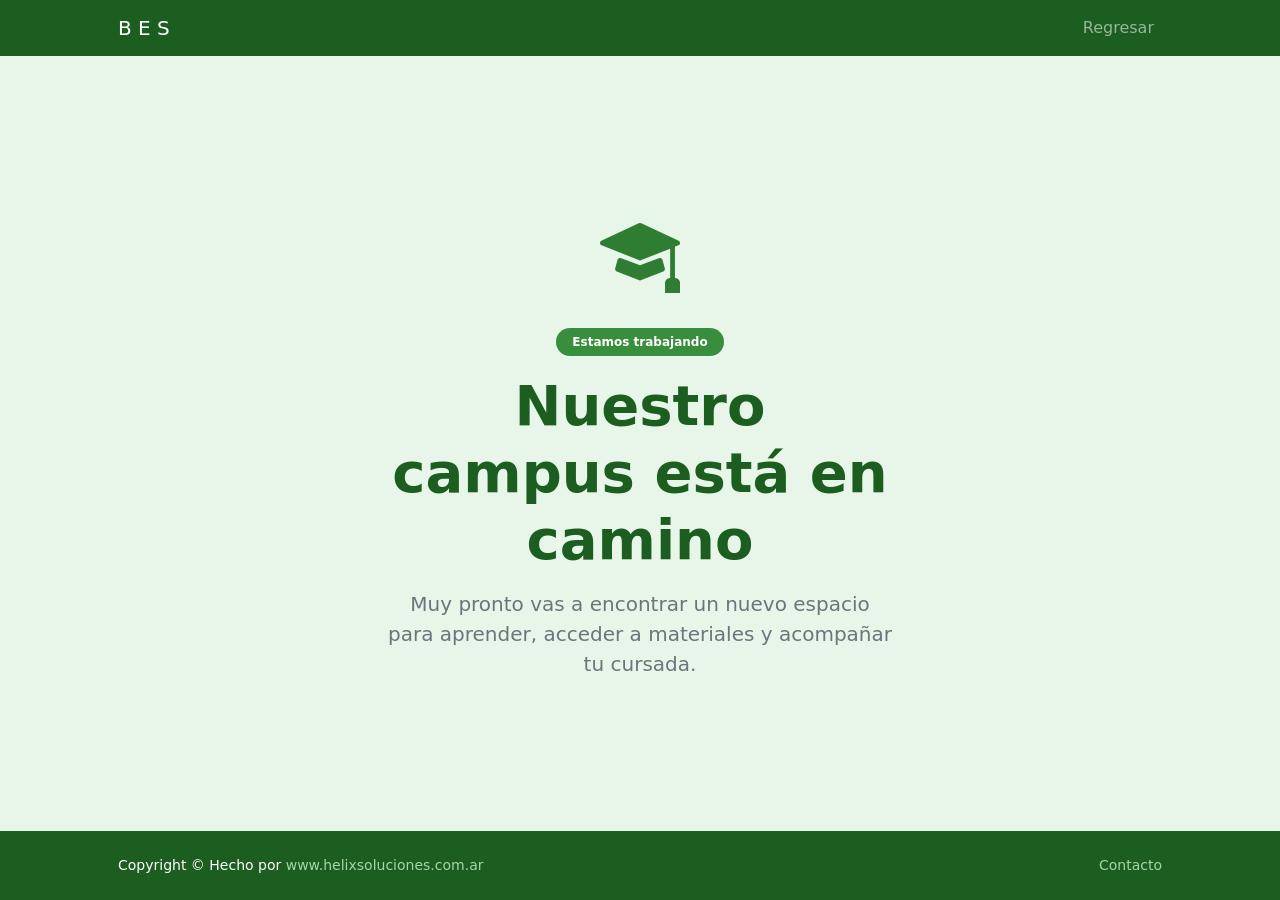
<file: campus.html>
<!DOCTYPE html>
<html lang="es">
    <head>
        <meta charset="utf-8" />
        <meta name="viewport" content="width=device-width, initial-scale=1, shrink-to-fit=no" />
        <meta name="description" content="Próximamente, el campus virtual de Benavidez English School." />
        <meta name="author" content="" />
        <title>BES | Benavidez English School</title>
        <!-- Favicon-->
        <link rel="icon" type="image/x-icon" href="assets/logoBESnuevo.jpeg" />
        <!-- Bootstrap icons-->
        <link href="https://cdn.jsdelivr.net/npm/bootstrap-icons@1.5.0/font/bootstrap-icons.css" rel="stylesheet" />
        <!-- Core theme CSS (includes Bootstrap)-->
        <link href="css/styles.css" rel="stylesheet" />
    </head>
    <body class="d-flex flex-column min-vh-100">
        <main class="d-flex flex-column flex-grow-1">
            <!-- Navigation-->
            <nav class="navbar navbar-expand-lg navbar-dark bg-dark">
                <div class="container px-5">
                    <a class="navbar-brand" href="index.html">B E S</a>
                    <button class="navbar-toggler" type="button" data-bs-toggle="collapse" data-bs-target="#navbarSupportedContent" aria-controls="navbarSupportedContent" aria-expanded="false" aria-label="Toggle navigation"><span class="navbar-toggler-icon"></span></button>
                    <div class="collapse navbar-collapse" id="navbarSupportedContent">
                        <ul class="navbar-nav ms-auto mb-2 mb-lg-0">
                            <li class="nav-item"><a class="nav-link" href="index.html">Regresar</a></li>
                        </ul>
                    </div>
                </div>
            </nav>
            <!-- Campus -->
            <section class="d-flex align-items-center flex-grow-1 py-5 bg-light">
                <div class="container px-5">
                    <div class="row justify-content-center">
                        <div class="col-lg-8 col-xl-6 text-center">
                            <div class="mb-4">
                                <i class="bi bi-mortarboard-fill text-primary display-1" aria-hidden="true"></i>
                            </div>
                            <span class="badge bg-primary rounded-pill px-3 py-2 mb-3">Estamos trabajando</span>
                            <h1 class="display-4 fw-bolder mb-3">Nuestro campus está en camino</h1>
                            <p class="lead text-muted mb-0">
                                Muy pronto vas a encontrar un nuevo espacio para aprender, acceder a materiales y acompañar tu cursada.
                            </p>
                        </div>
                    </div>
                </div>
            </section>
        </main>
        <!-- Footer-->
        <footer class="bg-dark py-4 mt-auto">
            <div class="container px-5">
                <div class="row align-items-center justify-content-between flex-column flex-sm-row">
                    <div class="col-auto"><div class="small m-0 text-white">Copyright &copy; Hecho por <a class="contact-link" href="https://www.helixsoluciones.com.ar" target="_blank" rel="noopener noreferrer">www.helixsoluciones.com.ar</a></div></div>
                    <div class="col-auto"><div class="small m-0 text-white"> <a class="contact-link" href="contact.html">Contacto</a></div></div>
                </div>
            </div>
        </footer>
        <!-- Bootstrap core JS-->
        <script src="https://cdn.jsdelivr.net/npm/bootstrap@5.2.3/dist/js/bootstrap.bundle.min.js"></script>
    </body>
</html>
</file>
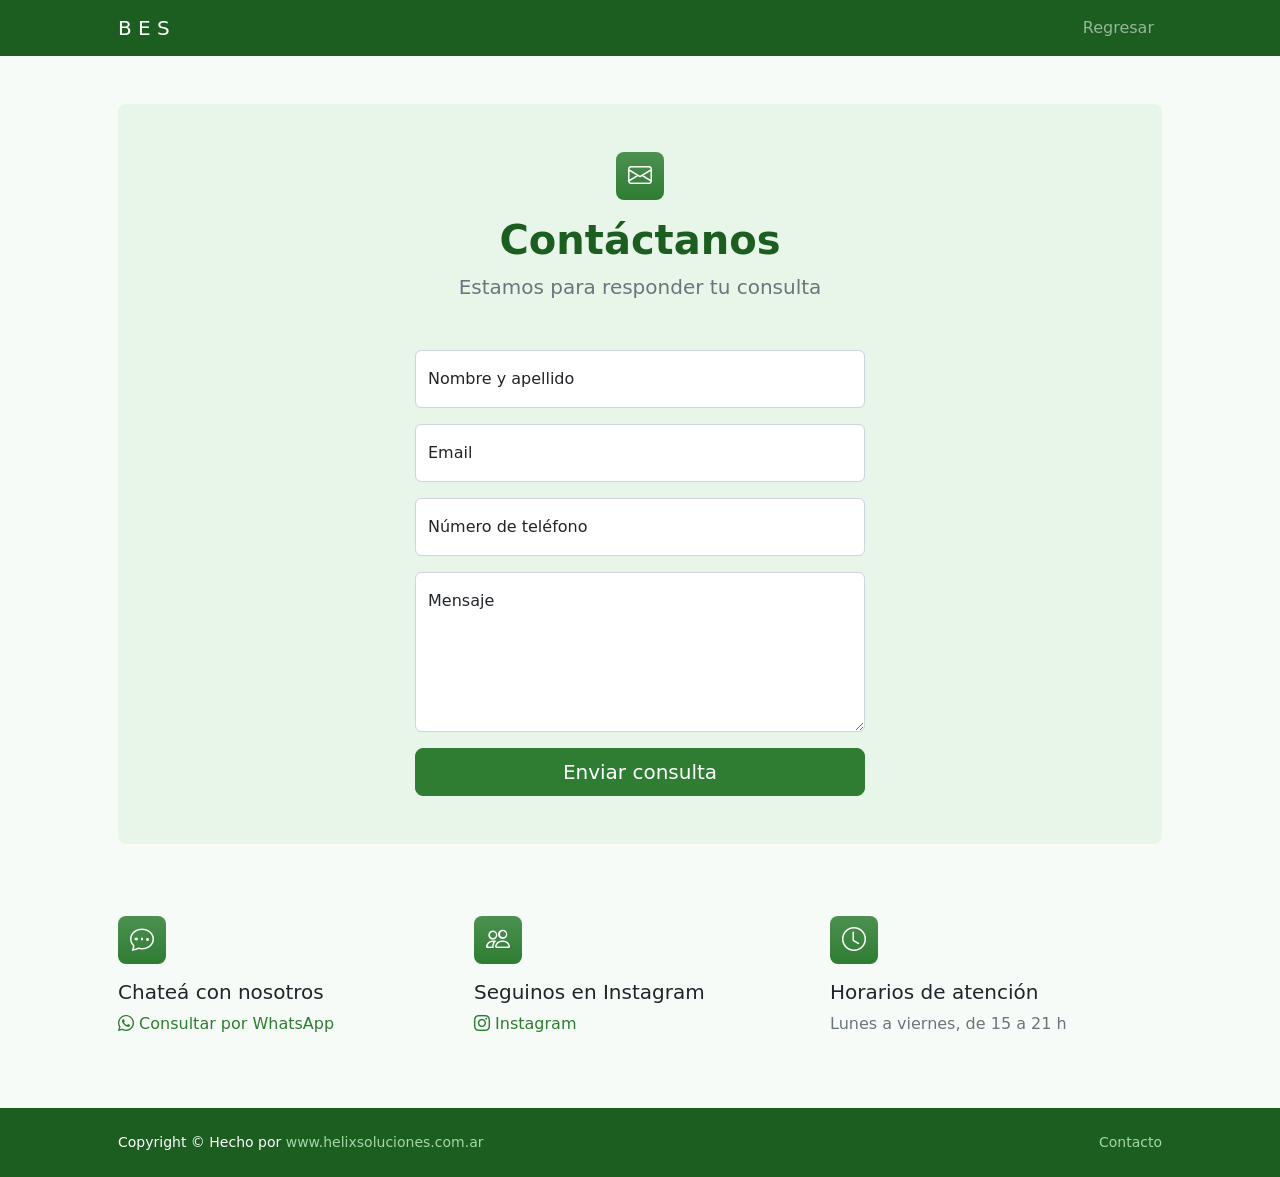
<file: contact.html>
<!DOCTYPE html>
<html lang="es">
    <head>
        <meta charset="utf-8" />
        <meta name="viewport" content="width=device-width, initial-scale=1, shrink-to-fit=no" />
        <meta name="description" content="Contactá a Benavidez English School para conocer nuestros cursos, exámenes y horarios." />
        <meta name="author" content="Benavidez English School" />
        <title>BES | Benavidez English School</title>
        <!-- Favicon-->
        <link rel="icon" type="image/x-icon" href="assets/logoBESnuevo.jpeg" />
        <!-- Bootstrap icons-->
        <link href="https://cdn.jsdelivr.net/npm/bootstrap-icons@1.5.0/font/bootstrap-icons.css" rel="stylesheet" />
        <!-- Core theme CSS (includes Bootstrap)-->
        <link href="css/styles.css" rel="stylesheet" />
        <style>
            .btn-contacto {
                --bs-btn-color: #fff;
                --bs-btn-bg: #2e7d32;
                --bs-btn-border-color: #2e7d32;
                --bs-btn-hover-color: #fff;
                --bs-btn-hover-bg: #1b5e20;
                --bs-btn-hover-border-color: #1b5e20;
                --bs-btn-focus-shadow-rgb: 46, 125, 50;
                --bs-btn-active-color: #fff;
                --bs-btn-active-bg: #1b5e20;
                --bs-btn-active-border-color: #1b5e20;
            }
        </style>
    </head>
    <body class="d-flex flex-column min-vh-100">
        <main class="flex-shrink-0 flex-grow-1">
            <!-- Navigation-->
             <nav class="navbar navbar-expand-lg navbar-dark bg-dark">
                <div class="container px-5">
                    <a class="navbar-brand" href="index.html">B E S</a>
                    <button class="navbar-toggler" type="button" data-bs-toggle="collapse" data-bs-target="#navbarSupportedContent" aria-controls="navbarSupportedContent" aria-expanded="false" aria-label="Toggle navigation"><span class="navbar-toggler-icon"></span></button>
                    <div class="collapse navbar-collapse" id="navbarSupportedContent">
                        <ul class="navbar-nav ms-auto mb-2 mb-lg-0">
                            <li class="nav-item"><a class="nav-link" href="index.html">Regresar</a></li>
                        </ul>
                    </div>
                </div>
            </nav>
            <!-- Page content-->
            <section class="py-5">
                <div class="container px-5">
                    <!-- Contact form-->
                    <div class="bg-light rounded-3 py-5 px-4 px-md-5 mb-5">
                        <div class="text-center mb-5">
                            <div class="feature bg-primary bg-gradient text-white rounded-3 mb-3"><i class="bi bi-envelope" aria-hidden="true"></i></div>
                            <h1 class="fw-bolder">Contáctanos</h1>
                            <p class="lead fw-normal text-muted mb-0">Estamos para responder tu consulta</p>
                        </div>
                        <div class="row gx-5 justify-content-center">
                            <div class="col-lg-8 col-xl-6">
                                <form id="contactForm" action="https://formspree.io/f/mwlpkjll" method="POST">
                                    <input type="hidden" name="_subject" value="Nueva consulta desde la web de BES" />
                                    <!-- Name input-->
                                    <div class="form-floating mb-3">
                                        <input class="form-control" id="name" name="name" type="text" placeholder="Nombre y apellido" autocomplete="name" required />
                                        <label for="name">Nombre y apellido</label>
                                        <div class="invalid-feedback" data-sb-feedback="name:required">Campo requerido</div>
                                    </div>
                                    <!-- Email address input-->
                                    <div class="form-floating mb-3">
                                        <input class="form-control" id="email" name="email" type="email" placeholder="nombre@ejemplo.com" autocomplete="email" required />
                                        <label for="email">Email</label>
                                        <div class="invalid-feedback" data-sb-feedback="email:required">Campo requerido</div>
                                        <div class="invalid-feedback" data-sb-feedback="email:email">El Email no es válido</div>
                                    </div>
                                    <!-- Phone number input-->
                                    <div class="form-floating mb-3">
                                        <input class="form-control" id="phone" name="phone" type="tel" placeholder="Número de teléfono" autocomplete="tel" required />
                                        <label for="phone">Número de teléfono</label>
                                        <div class="invalid-feedback" data-sb-feedback="phone:required">Campo requerido</div>
                                    </div>
                                    <!-- Message input-->
                                    <div class="form-floating mb-3">
                                        <textarea class="form-control" id="message" name="message" placeholder="Escribí tu consulta" style="height: 10rem" required></textarea>
                                        <label for="message">Mensaje</label>
                                        <div class="invalid-feedback" data-sb-feedback="message:required">Campo requerido</div>
                                    </div>
                                    <!-- Submit success message-->
                                    <!---->
                                    <!-- This is what your users will see when the form-->
                                    <!-- has successfully submitted-->
                                    <div class="d-none" id="submitSuccessMessage">
                                        <div class="text-center mb-3">
                                            <div class="fw-bolder">El mensaje ha sido enviado con éxito</div> 
                                            <br />
                                        </div>
                                    </div>
                                    <!-- Submit error message-->
                                    <!---->
                                    <!-- This is what your users will see when there is-->
                                    <!-- an error submitting the form-->
                                    <div class="d-none" id="submitErrorMessage"><div class="text-center text-danger mb-3">Error al enviar el mensaje</div></div>
                                    <!-- Submit Button-->
                                    <div class="d-grid"><button class="btn btn-contacto btn-lg" id="submitButton" type="submit">Enviar consulta</button></div>
                                </form>
                            </div>
                        </div>
                    </div>
                    <!-- Contact cards-->
                    <div class="row g-4 row-cols-1 row-cols-md-3 py-4">
                        <div class="col text-center text-md-start">
                            <div class="feature bg-primary bg-gradient text-white rounded-3 mb-3 mx-auto mx-md-0"><i class="bi bi-chat-dots" aria-hidden="true"></i></div>
                            <div class="h5 mb-2">Chateá con nosotros</div>
                            <p class="text-muted mb-0">
                               <a class="contact-link" href="https://wa.me/5491172373135?text=Hola%20BES%2C%20quisiera%20recibir%20informaci%C3%B3n%20sobre%20la%20capacitaci%C3%B3n%20para%20empresas."
                                target="_blank"
                                rel="noopener noreferrer">
                                    <i class="bi bi-whatsapp"></i>
                                    Consultar por WhatsApp
                                </a>
                            </p>
                        </div>
                        <div class="col text-center text-md-start">
                            <div class="feature bg-primary bg-gradient text-white rounded-3 mb-3 mx-auto mx-md-0"><i class="bi bi-people" aria-hidden="true"></i></div>
                            <div class="h5">Seguinos en Instagram</div>
                            <p class="text-muted mb-0">
                                <a class="contact-link" href="https://www.instagram.com/institute.bes/"
                                target="_blank"
                                rel="noopener noreferrer">
                                    <i class="bi bi-instagram"></i>
                                    Instagram
                                </a>
                            </p>
                        </div>
                        <div class="col text-center text-md-start">
                            <div class="feature bg-primary bg-gradient text-white rounded-3 mb-3 mx-auto mx-md-0"><i class="bi bi-clock" aria-hidden="true"></i></div>
                            <div class="h5">Horarios de atención</div>
                            <p class="text-muted mb-0">Lunes a viernes, de 15 a 21 h</p>
                        </div>
                        
                    </div>
                </div>
            </section>
        </main>
         <!-- Footer-->
        <footer class="bg-dark py-4 mt-auto">
            <div class="container px-5">
                <div class="row align-items-center justify-content-between flex-column flex-sm-row">
                    <div class="col-auto"><div class="small m-0 text-white">Copyright &copy; Hecho por <a class="contact-link" href="https://www.helixsoluciones.com.ar" target="_blank" rel="noopener noreferrer">www.helixsoluciones.com.ar</a></div></div>
                    <div class="col-auto"><div class="small m-0 text-white"> <a class="contact-link" href="contact.html">Contacto</a></div></div>
                </div>
            </div>
        </footer>
        <!-- Bootstrap core JS-->
        <script src="https://cdn.jsdelivr.net/npm/bootstrap@5.2.3/dist/js/bootstrap.bundle.min.js"></script>
        <!-- Core theme JS-->
        <script src="js/scripts.js"></script>
    </body>
</html>
</file>
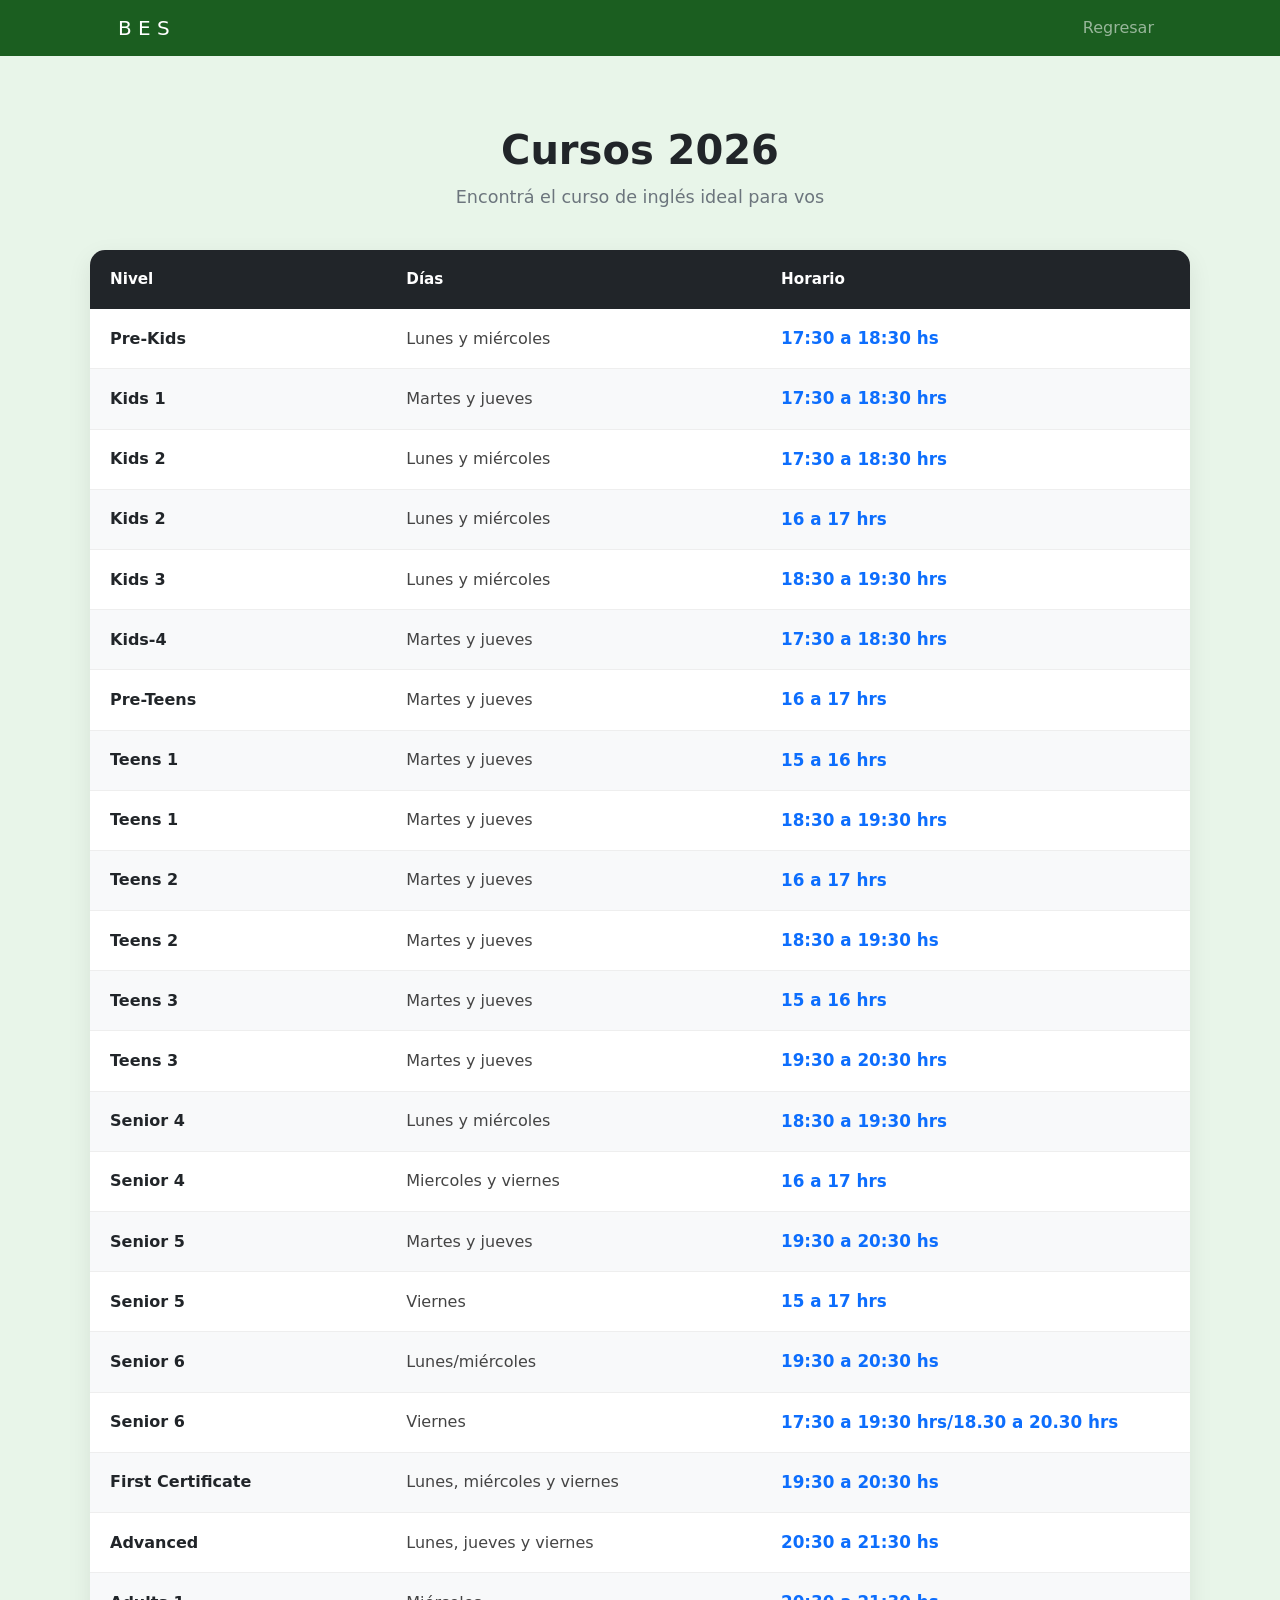
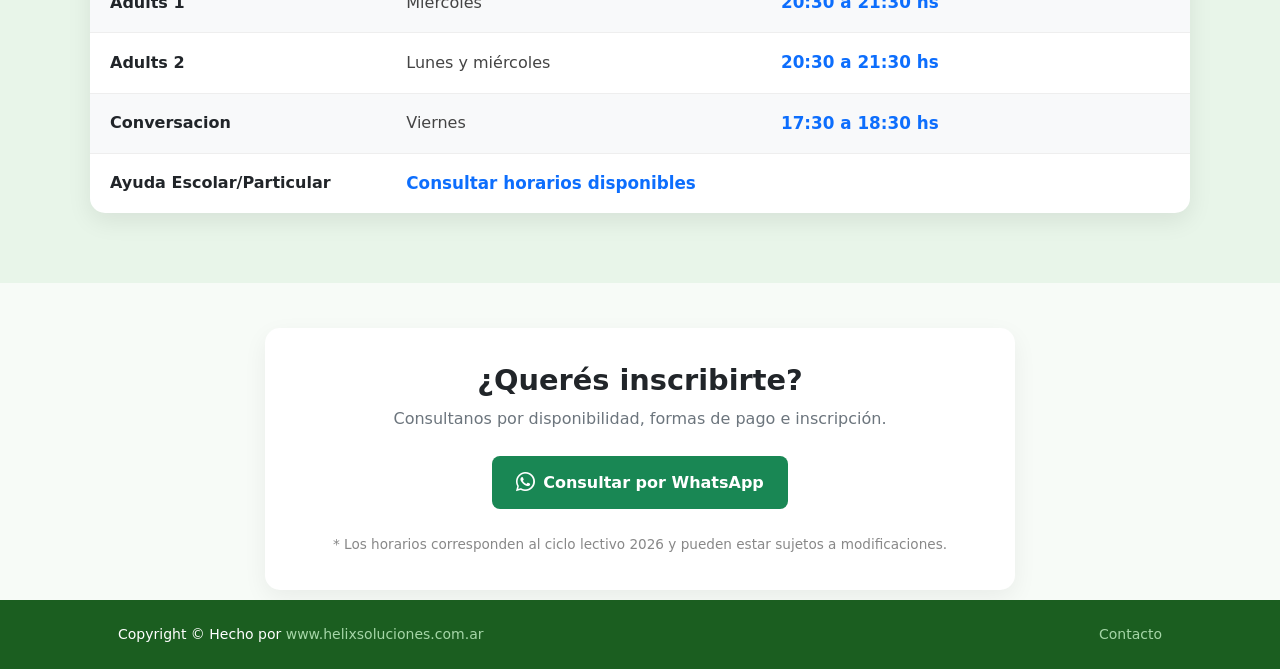
<file: cursos.html>
<!DOCTYPE html>
<html lang="en">
    <head>
        <meta charset="utf-8" />
        <meta name="viewport" content="width=device-width, initial-scale=1, shrink-to-fit=no" />
        <meta name="description" content="" />
        <meta name="author" content="" />
        <title>BES | Benavidez English School</title>
        <!-- Favicon-->
        <link rel="icon" type="image/x-icon" href="assets/logoBESnuevo.jpeg" />
        <!-- Bootstrap icons-->
        <link href="https://cdn.jsdelivr.net/npm/bootstrap-icons@1.5.0/font/bootstrap-icons.css" rel="stylesheet" />
        <!-- Core theme CSS (includes Bootstrap)-->
        <link href="css/styles.css" rel="stylesheet" />
        <link href="css/styles_cursos.css" rel="stylesheet" />
    </head>
    <body class="d-flex flex-column">
        <main class="flex-shrink-0">
            <!-- Navigation-->
           <nav class="navbar navbar-expand-lg navbar-dark bg-dark">
                <div class="container px-5">
                    <a class="navbar-brand" href="index.html">B E S</a>
                    <button class="navbar-toggler" type="button" data-bs-toggle="collapse" data-bs-target="#navbarSupportedContent" aria-controls="navbarSupportedContent" aria-expanded="false" aria-label="Toggle navigation"><span class="navbar-toggler-icon"></span></button>
                    <div class="collapse navbar-collapse" id="navbarSupportedContent">
                        <ul class="navbar-nav ms-auto mb-2 mb-lg-0">
                            <li class="nav-item"><a class="nav-link" href="index.html">Regresar</a></li>
                        </ul>
                    </div>
                </div>
            </nav>
            <!-- Pricing section-->
            <section class="cursos-section bg-light">

    <div class="cursos-container">

        <h1 class="cursos-titulo" id="titulo-curso">Cursos 2026</h1>

        <p class="cursos-subtitulo">
            Encontrá el curso de inglés ideal para vos
        </p>

        <div class="tabla-cursos-wrapper">

            <table class="tabla-cursos">

                <thead>
                    <tr>
                        <th>Nivel</th>
                        <th>Días</th>
                        <th>Horario</th>
                       
                    </tr>
                </thead>

                <tbody>

                    <tr data-categoria="kids">
                        <td>Pre-Kids</td>
                        <td>Lunes y miércoles</td>
                        <td>17:30 a 18:30 hs</td>
                    </tr>
                    <tr data-categoria="kids">
                        <td>Kids 1</td>
                        <td>Martes y jueves</td>
                        <td>17:30 a 18:30 hrs</td>
                    </tr>
                    <tr data-categoria="kids">
                        <td>Kids 2</td>
                        <td>Lunes y miércoles</td>
                        <td>17:30 a 18:30 hrs</td>
                    </tr>
                    <tr data-categoria="kids">
                        <td>Kids 2</td>
                        <td>Lunes y miércoles</td>
                        <td>16 a 17 hrs</td>
                    </tr>
                    <tr data-categoria="kids">
                        <td>Kids 3</td>
                        <td>Lunes y miércoles</td>
                        <td>18:30 a 19:30 hrs</td>
                    </tr>
                    <tr data-categoria="kids">
                        <td>Kids-4</td>
                        <td>Martes y jueves</td>
                        <td>17:30 a 18:30 hrs</td>
                    </tr>
                    <tr data-categoria="kids">
                        <td>Pre-Teens</td>
                        <td>Martes y jueves</td>
                        <td>16 a 17 hrs</td>
                    </tr>
                    <tr data-categoria="teens">
                        <td>Teens 1</td>
                        <td>Martes y jueves</td>
                        <td>15 a 16 hrs</td>
                    </tr>
                    <tr data-categoria="teens">
                        <td>Teens 1</td>
                        <td>Martes y jueves</td>
                        <td>18:30 a 19:30 hrs</td>
                    </tr>
                    <tr data-categoria="teens">
                        <td>Teens 2</td>
                        <td>Martes y jueves</td>
                        <td>16 a 17 hrs</td>
                    </tr>
                    <tr data-categoria="teens">
                        <td>Teens 2</td>
                        <td>Martes y jueves</td>
                        <td>18:30 a 19:30 hs</td>
                    </tr>
                    <tr data-categoria="teens">
                        <td>Teens 3</td>
                        <td>Martes y jueves</td>
                        <td>15 a 16 hrs</td>
                    </tr>
                    <tr data-categoria="teens">
                        <td>Teens 3</td>
                        <td>Martes y jueves</td>
                        <td>19:30 a 20:30 hrs</td>
                    </tr>
                    <tr data-categoria="senior">
                        <td>Senior 4</td>
                        <td>Lunes y miércoles</td>
                        <td>18:30 a 19:30 hrs</td>
                    </tr>
                    <tr data-categoria="senior">
                        <td>Senior 4</td>
                        <td>Miercoles y viernes</td>
                        <td>16 a 17 hrs</td>
                    </tr>
                    <tr data-categoria="senior">
                        <td>Senior 5</td>
                        <td>Martes y jueves</td>
                        <td>19:30 a 20:30 hs</td>
                    </tr>
                    <tr data-categoria="senior">
                        <td>Senior 5</td>
                        <td>Viernes</td>
                        <td>15 a 17 hrs</td>
                    </tr>
                    <tr data-categoria="senior">
                        <td>Senior 6</td>
                        <td>Lunes/miércoles</td>
                        <td>19:30 a 20:30 hs</td>
                    </tr>
                    <tr data-categoria="senior">
                        <td>Senior 6</td>
                        <td>Viernes</td>
                        <td>17:30 a 19:30 hrs/18.30 a 20.30 hrs</td>
                    </tr>
                    <tr data-categoria="cambridge">
                        <td>First Certificate</td>
                        <td>Lunes, miércoles y viernes</td>
                        <td>19:30 a 20:30 hs</td>
                    </tr>
                    <tr data-categoria="cambridge">
                        <td>Advanced</td>
                        <td>Lunes, jueves y viernes</td>
                        <td>20:30 a 21:30 hs</td>
                    </tr>
                    <tr data-categoria="adults">
                        <td>Adults 1</td>
                        <td>Miércoles</td>
                        <td>20:30 a 21:30 hs</td>
                    </tr>
                    <tr data-categoria="adults">
                        <td>Adults 2</td>
                        <td>Lunes y miércoles</td>
                        <td>20:30 a 21:30 hs</td>
                    </tr>
                    <tr data-categoria="especiales">
                        <td>Conversacion</td>
                        <td>Viernes</td>
                        <td>17:30 a 18:30 hs</td>
                    </tr>
                    <tr data-categoria="especiales">
                        <td>Ayuda Escolar/Particular</td>
                        <td>Consultar horarios disponibles</td>
                        
                    </tr> 

                </tbody>

            </table>

        </div>

    </div>

</section>
<!-- Inscripción -->
<div class="inscripcion-cursos">

    <h2>¿Querés inscribirte?</h2>

    <p>
        Consultanos por disponibilidad, formas de pago e inscripción.
    </p>

    <a href="https://wa.me/5491172373135" 
       class="btn-whatsapp-cursos"
       target="_blank">
        <i class="bi bi-whatsapp"></i>
        Consultar por WhatsApp
    </a>

    <p class="nota-cursos">
        * Los horarios corresponden al ciclo lectivo 2026
        y pueden estar sujetos a modificaciones.
    </p>

</div>
        </main>
        <!-- Footer-->
         <!-- Footer-->
      <footer class="bg-dark py-4 mt-auto">
            <div class="container px-5">
                <div class="row align-items-center justify-content-between flex-column flex-sm-row">
                    <div class="col-auto"><div class="small m-0 text-white">Copyright &copy; Hecho por <a class="contact-link" href="https://www.helixsoluciones.com.ar" target="_blank" rel="noopener noreferrer">www.helixsoluciones.com.ar</a></div></div>
                    <div class="col-auto"><div class="small m-0 text-white"> <a class="contact-link" href="contact.html">Contacto</a></div></div>
                </div>
            </div>
        </footer>
        <!-- Bootstrap core JS-->
        <script src="https://cdn.jsdelivr.net/npm/bootstrap@5.2.3/dist/js/bootstrap.bundle.min.js"></script>
        <!-- Core theme JS-->
        <script src="js/scripts.js"></script>

    <script>
    const parametros = new URLSearchParams(window.location.search);
    const categoriaSeleccionada = parametros.get("categoria");

    const nombresCategorias = {
        kids: "Cursos Kids",
        teens: "Cursos Teens",
        senior: "Cursos Senior",
        adults: "Cursos Adults",
        cambridge: "Cursos Cambridge",
        especiales: "Cursos especiales"
    };

    const filasCursos = document.querySelectorAll(
        ".tabla-cursos tbody tr[data-categoria]"
    );

    if (categoriaSeleccionada && nombresCategorias[categoriaSeleccionada]) {
        document.getElementById("titulo-curso").textContent =
            nombresCategorias[categoriaSeleccionada] + " 2026";

        filasCursos.forEach((fila) => {
            if (fila.dataset.categoria === categoriaSeleccionada) {
                fila.style.display = "";
            } else {
                fila.style.display = "none";
            }
        });
    }
</script>
    </body>
</html>
</file>
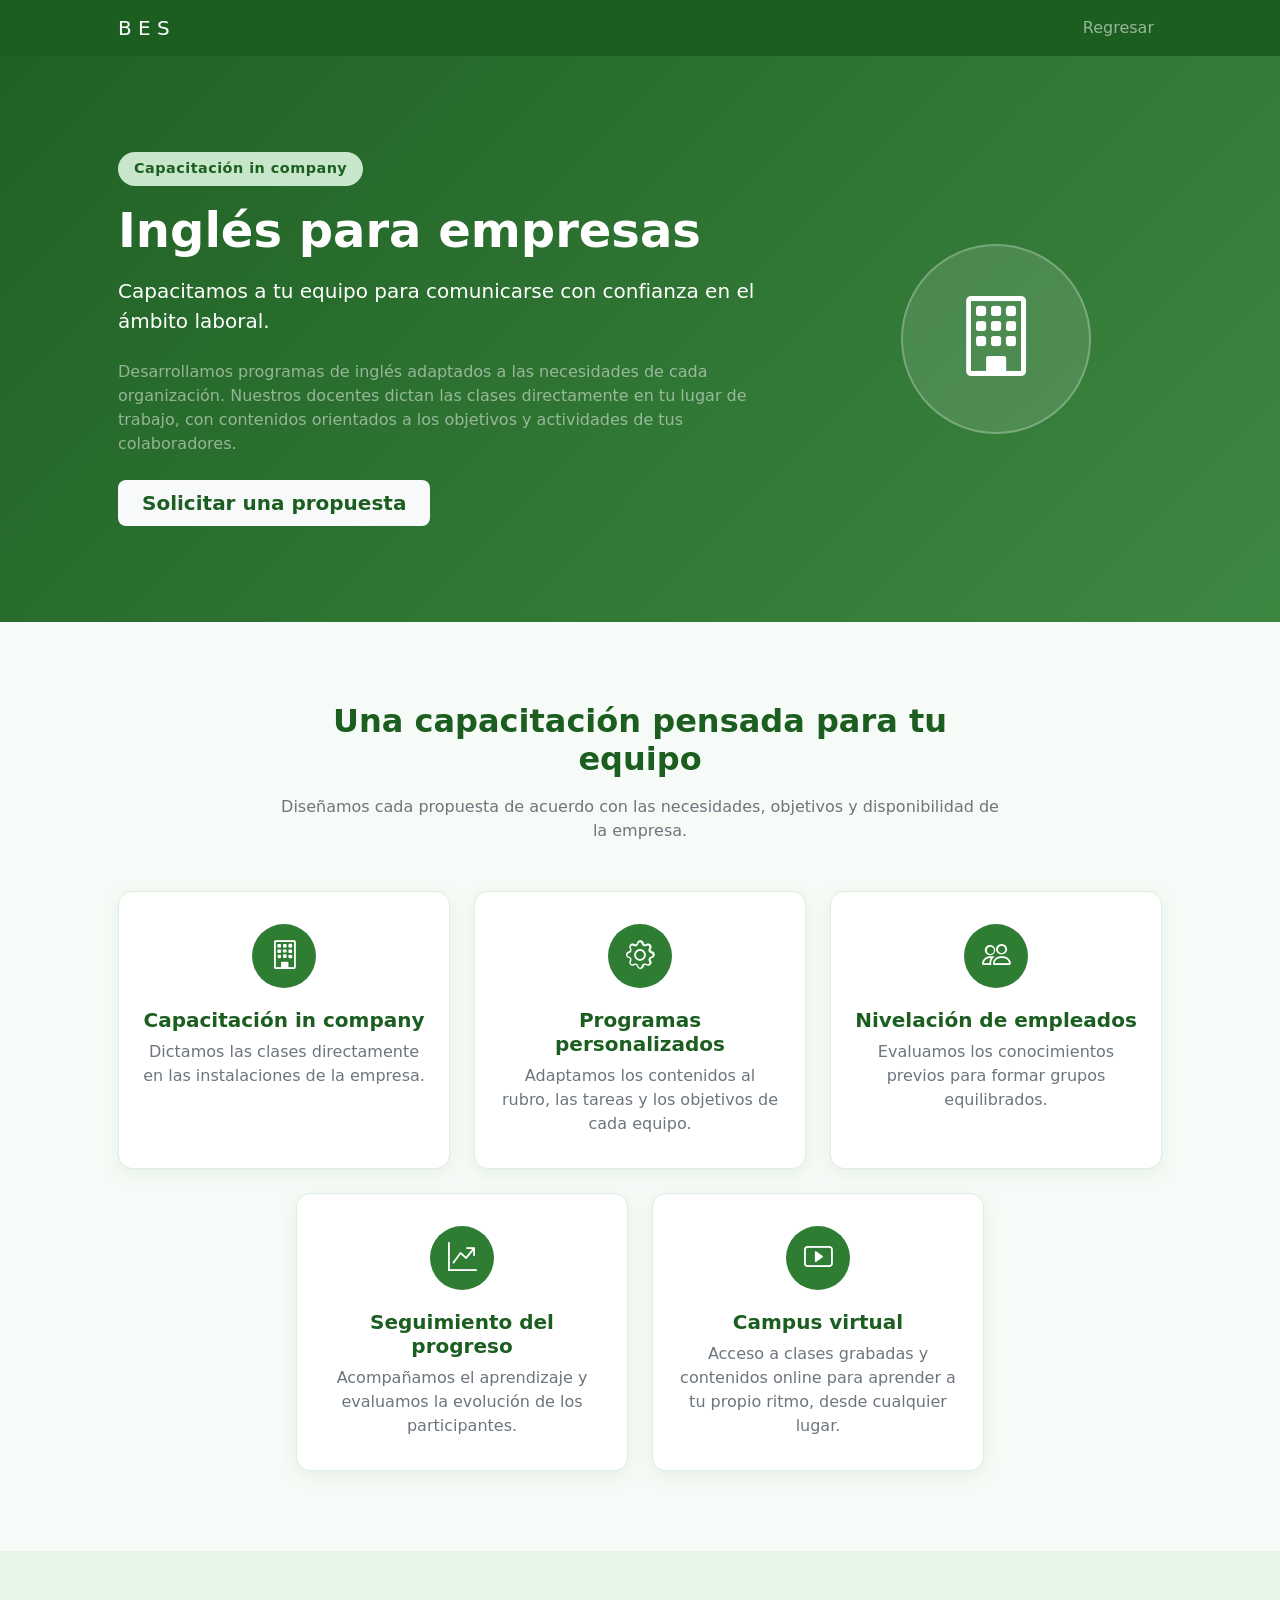
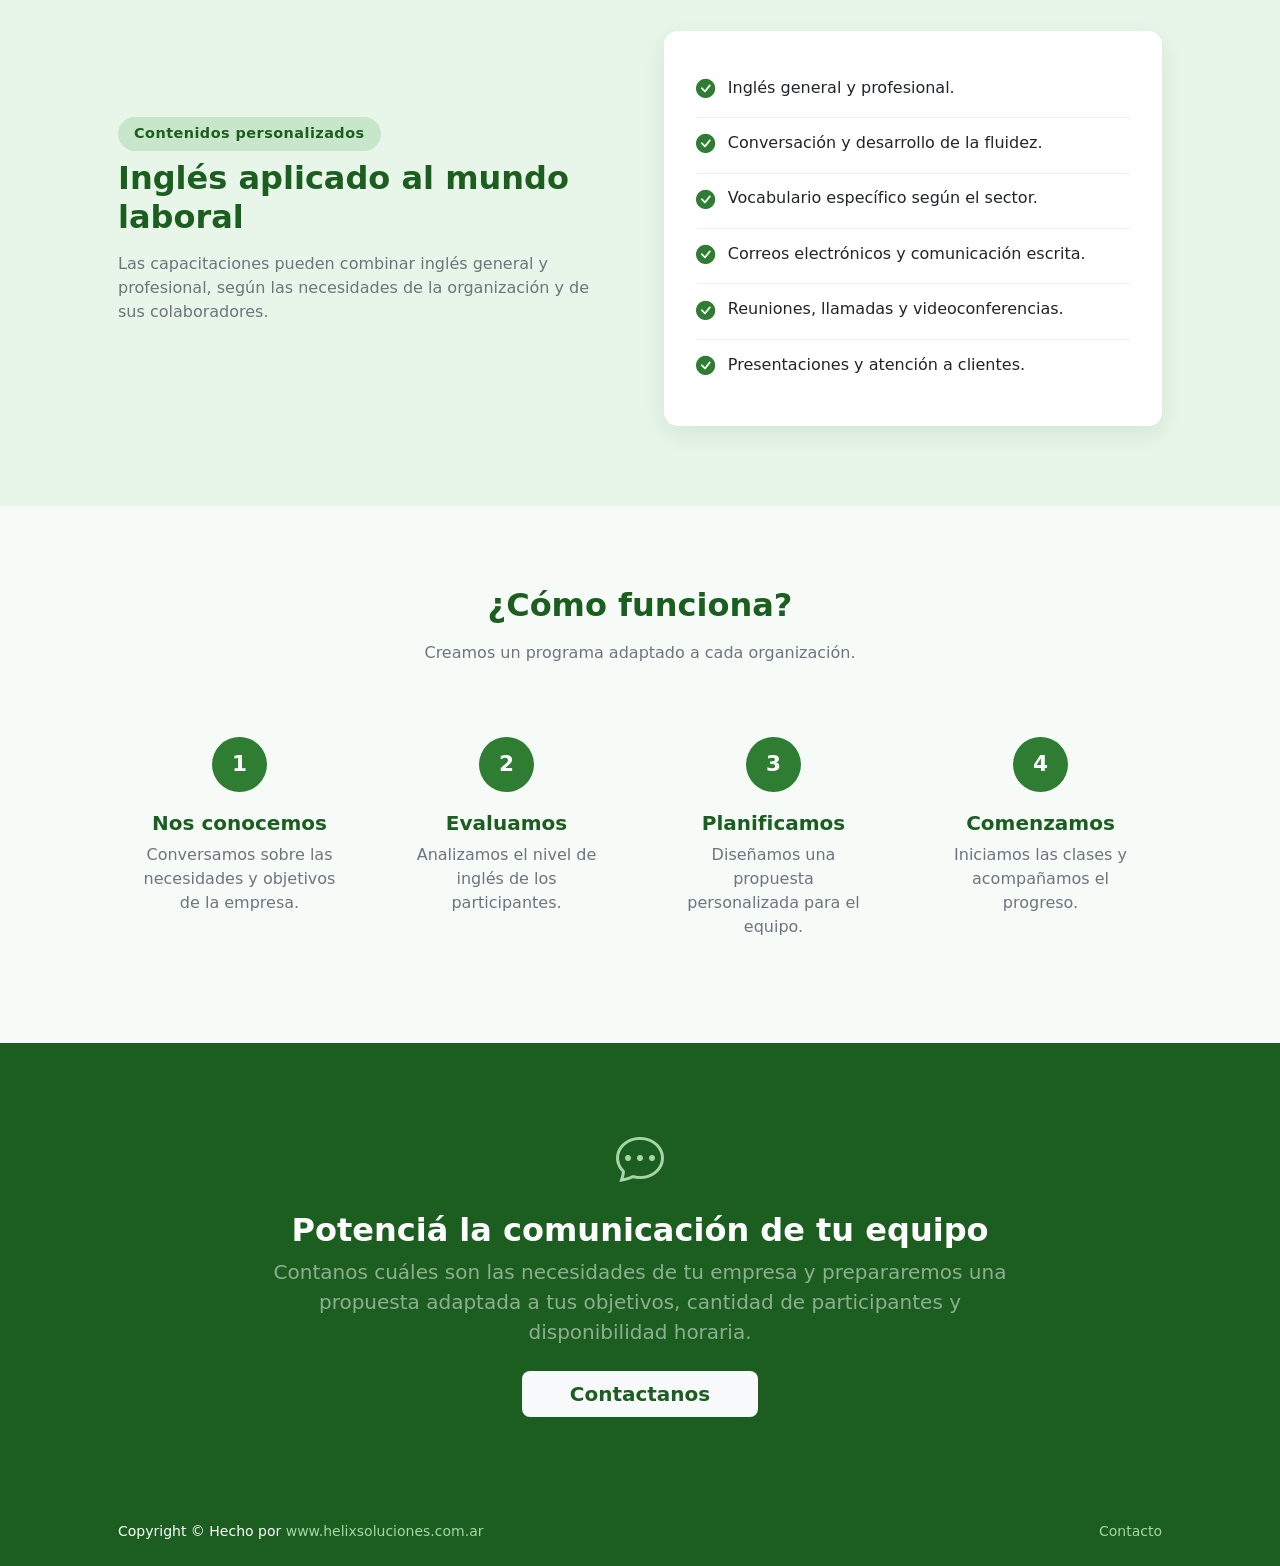
<file: empresas.html>
<!DOCTYPE html>
<html lang="es">
    <head>
        <meta charset="utf-8" />
        <meta name="viewport" content="width=device-width, initial-scale=1, shrink-to-fit=no" />
        <meta name="description" content="Capacitación de inglés para empresas. Programas personalizados y clases in company adaptadas a las necesidades de cada equipo." />
        <meta name="author" content="" />
        <title>BES | Benavidez English School</title>
        <!-- Favicon-->
        <link rel="icon" type="image/x-icon" href="assets/logoBESnuevo.jpeg" />
        <!-- Bootstrap icons-->
        <link href="https://cdn.jsdelivr.net/npm/bootstrap-icons@1.5.0/font/bootstrap-icons.css" rel="stylesheet" />
        <!-- Core theme CSS (includes Bootstrap)-->
        <link href="css/styles.css" rel="stylesheet" />
    </head>
    <body class="d-flex flex-column min-vh-100">
        <main class="d-flex flex-column flex-grow-1">
            <!-- Navigation-->
            <nav class="navbar navbar-expand-lg navbar-dark bg-dark">
                <div class="container px-5">
                    <a class="navbar-brand" href="index.html">B E S</a>
                    <button class="navbar-toggler" type="button" data-bs-toggle="collapse" data-bs-target="#navbarSupportedContent" aria-controls="navbarSupportedContent" aria-expanded="false" aria-label="Toggle navigation"><span class="navbar-toggler-icon"></span></button>
                    <div class="collapse navbar-collapse" id="navbarSupportedContent">
                        <ul class="navbar-nav ms-auto mb-2 mb-lg-0">
                            <li class="nav-item"><a class="nav-link" href="index.html">Regresar</a></li>
                        </ul>
                    </div>
                </div>
            </nav>
            <!-- Empresas -->
<header class="empresas-hero">
    <div class="container px-5 py-5">
        <div class="row align-items-center justify-content-center">

            <div class="col-lg-8 text-center text-lg-start">
                <span class="empresas-etiqueta">Capacitación in company</span>

                <h1 class="display-5 fw-bolder text-white mt-3 mb-3">
                    Inglés para empresas
                </h1>

                <p class="lead text-white mb-4">
                    Capacitamos a tu equipo para comunicarse con confianza
                    en el ámbito laboral.
                </p>

                <p class="text-white-50 mb-4">
                    Desarrollamos programas de inglés adaptados a las necesidades
                    de cada organización. Nuestros docentes dictan las clases
                    directamente en tu lugar de trabajo, con contenidos orientados
                    a los objetivos y actividades de tus colaboradores.
                </p>

                <a class="btn btn-light btn-lg px-4"
                   href="contact.html">
                    Solicitar una propuesta
                </a>
            </div>

            <div class="col-lg-4 d-none d-lg-flex justify-content-center">
                <div class="empresas-hero-icono">
                    <i class="bi bi-building"></i>
                </div>
            </div>

        </div>
    </div>
</header>


<!-- Beneficios -->
<section class="empresas-seccion">
    <div class="container px-5">

        <div class="text-center empresas-titulo">
            <h2 class="fw-bolder">Una capacitación pensada para tu equipo</h2>

            <p class="text-muted">
                Diseñamos cada propuesta de acuerdo con las necesidades,
                objetivos y disponibilidad de la empresa.
            </p>
        </div>

        <div class="row g-4 justify-content-center">

            <!-- Capacitación in company -->
            <div class="col-md-6 col-lg-4">
                <div class="empresa-card">
                    <div class="empresa-card-icono">
                        <i class="bi bi-building"></i>
                    </div>

                    <h3 class="h5 fw-bold">Capacitación in company</h3>

                    <p>
                        Dictamos las clases directamente en las instalaciones
                        de la empresa.
                    </p>
                </div>
            </div>

            <!-- Programas personalizados -->
            <div class="col-md-6 col-lg-4">
                <div class="empresa-card">
                    <div class="empresa-card-icono">
                        <i class="bi bi-gear"></i>
                    </div>

                    <h3 class="h5 fw-bold">Programas personalizados</h3>

                    <p>
                        Adaptamos los contenidos al rubro, las tareas y los
                        objetivos de cada equipo.
                    </p>
                </div>
            </div>

            <!-- Nivelación -->
            <div class="col-md-6 col-lg-4">
                <div class="empresa-card">
                    <div class="empresa-card-icono">
                        <i class="bi bi-people"></i>
                    </div>

                    <h3 class="h5 fw-bold">Nivelación de empleados</h3>

                    <p>
                        Evaluamos los conocimientos previos para formar grupos
                        equilibrados.
                    </p>
                </div>
            </div>

            <!-- Seguimiento -->
            <div class="col-md-6 col-lg-4">
                <div class="empresa-card">
                    <div class="empresa-card-icono">
                        <i class="bi bi-graph-up-arrow"></i>
                    </div>

                    <h3 class="h5 fw-bold">Seguimiento del progreso</h3>

                    <p>
                        Acompañamos el aprendizaje y evaluamos la evolución
                        de los participantes.
                    </p>
                </div>
            </div>

            <!-- Campus virtual -->
        <div class="col-md-6 col-lg-4">
            <div class="empresa-card">
                <div class="empresa-card-icono">
                    <i class="bi bi-play-btn"></i>
                </div>

                <h3 class="h5 fw-bold">Campus virtual</h3>

                <p>
                    Acceso a clases grabadas y contenidos online para aprender
                    a tu propio ritmo, desde cualquier lugar.
                </p>
            </div>
        </div>
        </div>
    </div>
</section>


<!-- Contenidos -->
<section class="empresas-contenidos">
    <div class="container px-5">
        <div class="row align-items-center g-5">

            <div class="col-lg-6">
                <span class="empresas-subtitulo">Contenidos personalizados</span>

                <h2 class="fw-bolder mt-2 mb-3">
                    Inglés aplicado al mundo laboral
                </h2>

                <p class="text-muted">
                    Las capacitaciones pueden combinar inglés general y
                    profesional, según las necesidades de la organización
                    y de sus colaboradores.
                </p>
            </div>

            <div class="col-lg-6">
                <div class="empresas-lista">

                    <div class="empresa-lista-item">
                        <i class="bi bi-check-circle-fill"></i>
                        <span>Inglés general y profesional.</span>
                    </div>

                    <div class="empresa-lista-item">
                        <i class="bi bi-check-circle-fill"></i>
                        <span>Conversación y desarrollo de la fluidez.</span>
                    </div>

                    <div class="empresa-lista-item">
                        <i class="bi bi-check-circle-fill"></i>
                        <span>Vocabulario específico según el sector.</span>
                    </div>

                    <div class="empresa-lista-item">
                        <i class="bi bi-check-circle-fill"></i>
                        <span>Correos electrónicos y comunicación escrita.</span>
                    </div>

                    <div class="empresa-lista-item">
                        <i class="bi bi-check-circle-fill"></i>
                        <span>Reuniones, llamadas y videoconferencias.</span>
                    </div>

                    <div class="empresa-lista-item">
                        <i class="bi bi-check-circle-fill"></i>
                        <span>Presentaciones y atención a clientes.</span>
                    </div>

                </div>
            </div>

        </div>
    </div>
</section>


<!-- Cómo funciona -->
<section class="empresas-proceso">
    <div class="container px-5">

        <div class="text-center empresas-titulo">
            <h2 class="fw-bolder">¿Cómo funciona?</h2>

            <p class="text-muted">
                Creamos un programa adaptado a cada organización.
            </p>
        </div>

        <div class="row g-4">

            <div class="col-md-6 col-lg-3">
                <div class="empresa-paso">
                    <span class="empresa-paso-numero">1</span>
                    <h3 class="h5 fw-bold">Nos conocemos</h3>
                    <p>
                        Conversamos sobre las necesidades y objetivos
                        de la empresa.
                    </p>
                </div>
            </div>

            <div class="col-md-6 col-lg-3">
                <div class="empresa-paso">
                    <span class="empresa-paso-numero">2</span>
                    <h3 class="h5 fw-bold">Evaluamos</h3>
                    <p>
                        Analizamos el nivel de inglés de los participantes.
                    </p>
                </div>
            </div>

            <div class="col-md-6 col-lg-3">
                <div class="empresa-paso">
                    <span class="empresa-paso-numero">3</span>
                    <h3 class="h5 fw-bold">Planificamos</h3>
                    <p>
                        Diseñamos una propuesta personalizada para el equipo.
                    </p>
                </div>
            </div>

            <div class="col-md-6 col-lg-3">
                <div class="empresa-paso">
                    <span class="empresa-paso-numero">4</span>
                    <h3 class="h5 fw-bold">Comenzamos</h3>
                    <p>
                        Iniciamos las clases y acompañamos el progreso.
                    </p>
                </div>
            </div>

        </div>
    </div>
</section>


<!-- Llamada a la acción -->
<section class="empresas-cta">
    <div class="container px-5">
        <div class="row justify-content-center">
            <div class="col-lg-9 text-center">

                <i class="bi bi-chat-dots empresas-cta-icono"></i>

                <h2 class="fw-bolder text-white mt-3">
                    Potenciá la comunicación de tu equipo
                </h2>

                <p class="lead text-white-50 mb-4">
                    Contanos cuáles son las necesidades de tu empresa y
                    prepararemos una propuesta adaptada a tus objetivos,
                    cantidad de participantes y disponibilidad horaria.
                </p>

                <a class="btn btn-light btn-lg px-5"
                   href="contact.html">
                    Contactanos
                </a>

            </div>
        </div>
    </div>
</section>
           
        </main>
        <!-- Footer-->
        <footer class="bg-dark py-4 mt-auto">
            <div class="container px-5">
                <div class="row align-items-center justify-content-between flex-column flex-sm-row">
                    <div class="col-auto"><div class="small m-0 text-white">Copyright &copy; Hecho por <a class="contact-link" href="https://www.helixsoluciones.com.ar" target="_blank" rel="noopener noreferrer">www.helixsoluciones.com.ar</a></div></div>
                    <div class="col-auto"><div class="small m-0 text-white"> <a class="contact-link" href="contact.html">Contacto</a></div></div>
                </div>
            </div>
        </footer>
        <!-- Bootstrap core JS-->
        <script src="https://cdn.jsdelivr.net/npm/bootstrap@5.2.3/dist/js/bootstrap.bundle.min.js"></script>
    </body>
</html>
</file>
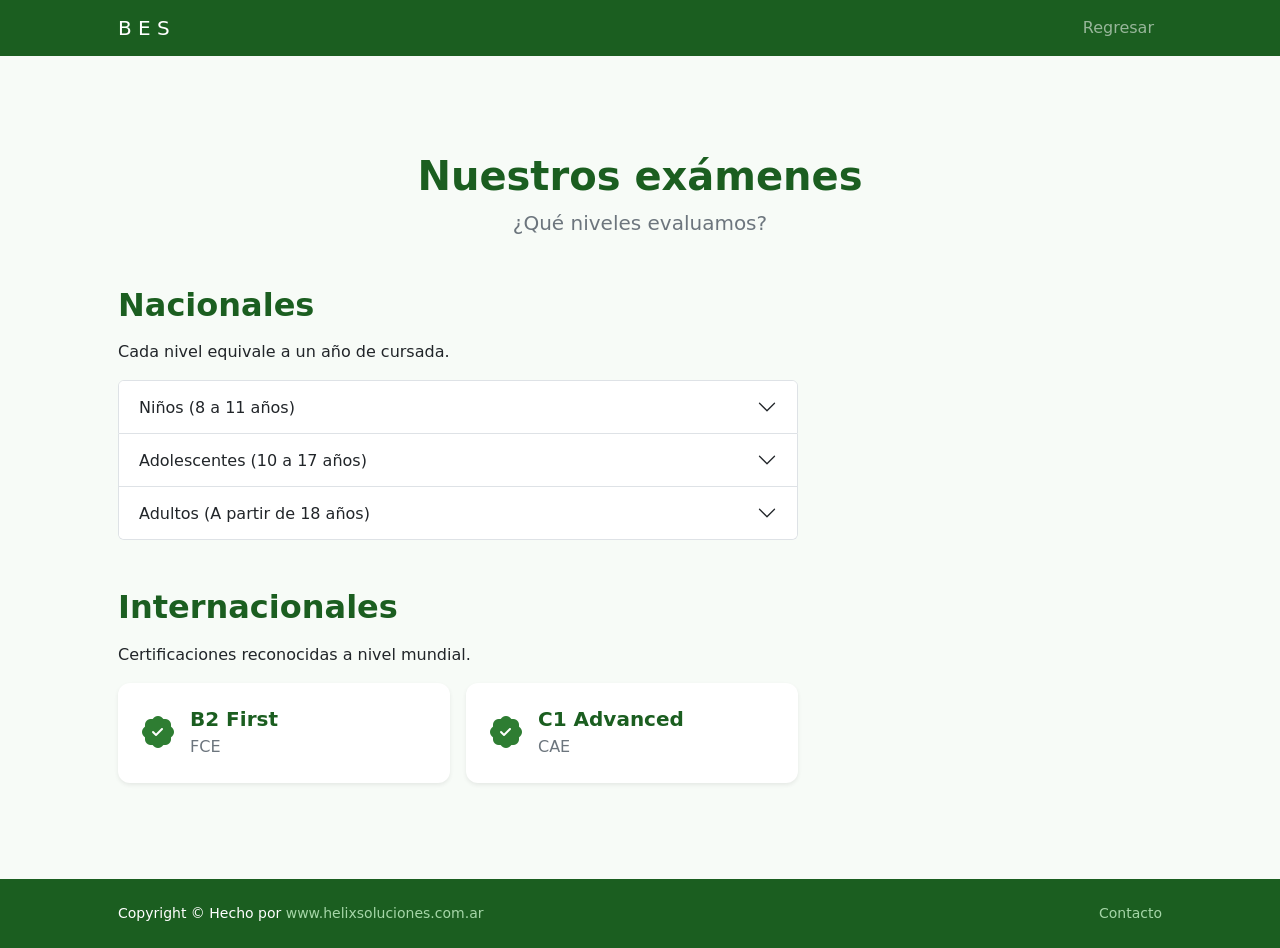
<file: examenes.html>
<!DOCTYPE html>
<html lang="en">
    <head>
        <meta charset="utf-8" />
        <meta name="viewport" content="width=device-width, initial-scale=1, shrink-to-fit=no" />
        <meta name="description" content="" />
        <meta name="author" content="" />
        <title>BES | Benavidez English School</title>
        <!-- Favicon-->
        <link rel="icon" type="image/x-icon" href="assets/logoBESnuevo.jpeg" />
        <!-- Bootstrap icons-->
        <link href="https://cdn.jsdelivr.net/npm/bootstrap-icons@1.5.0/font/bootstrap-icons.css" rel="stylesheet" />
        <!-- Core theme CSS (includes Bootstrap)-->
        <link href="css/styles.css" rel="stylesheet" />
    </head>
    <body class="d-flex flex-column h-100">
        <main class="flex-shrink-0">
            <!-- Navigation-->
           <nav class="navbar navbar-expand-lg navbar-dark bg-dark">
                <div class="container px-5">
                    <a class="navbar-brand" href="index.html">B E S</a>
                    <button class="navbar-toggler" type="button" data-bs-toggle="collapse" data-bs-target="#navbarSupportedContent" aria-controls="navbarSupportedContent" aria-expanded="false" aria-label="Toggle navigation"><span class="navbar-toggler-icon"></span></button>
                    <div class="collapse navbar-collapse" id="navbarSupportedContent">
                        <ul class="navbar-nav ms-auto mb-2 mb-lg-0">
                            <li class="nav-item"><a class="nav-link" href="index.html">Regresar</a></li>
                        </ul>
                    </div>
                </div>
            </nav>
            <!-- Page Content-->
            <section class="py-5">
                <div class="container px-5 my-5">
                    <div class="text-center mb-5">
                        <h1 class="fw-bolder">Nuestros exámenes</h1>
                        <p class="lead fw-normal text-muted mb-0">¿Qué niveles evaluamos?</p>
                    </div>
                    <div class="row gx-5">
                        <div class="col-xl-8">
                            <!-- FAQ Accordion 1-->
                            <h2 class="fw-bolder mb-3">Nacionales</h2>
                            <p>Cada nivel equivale a un año de cursada.</p>
                            <div class="accordion mb-5" id="accordionExample">
                                <div class="accordion-item">
                                    <h3 class="accordion-header" id="headingOne"><button class="accordion-button collapsed" type="button" data-bs-toggle="collapse" data-bs-target="#collapseOne" aria-expanded="false" aria-controls="collapseOne">Niños (8 a 11 años)</button></h3>
                                    <div class="accordion-collapse collapse" id="collapseOne" aria-labelledby="headingOne" data-bs-parent="#accordionExample">
                                        <div class="accordion-body">
                                            <strong>Niveles Kids</strong>
                                            <p>Kids 1 - Kids 2 - Kids 3 - Kids 4 - Pre-Teens</p>
                                        </div>
                                    </div>
                                </div>
                                <div class="accordion-item">
                                    <h3 class="accordion-header" id="headingTwo"><button class="accordion-button collapsed" type="button" data-bs-toggle="collapse" data-bs-target="#collapseTwo" aria-expanded="false" aria-controls="collapseTwo">Adolescentes (10 a 17 años)</button></h3>
                                    <div class="accordion-collapse collapse" id="collapseTwo" aria-labelledby="headingTwo" data-bs-parent="#accordionExample">
                                        <div class="accordion-body">
                                            <strong>Niveles Teens/Senior </strong>
                                            <p>Teens 1 - Teens 2 - Teens 3 - Senior 4 - Senior 5 - Senior 6</p>
                                        </div>
                                    </div>
                                </div>
                                <div class="accordion-item">
                                    <h3 class="accordion-header" id="headingThree"><button class="accordion-button collapsed" type="button" data-bs-toggle="collapse" data-bs-target="#collapseThree" aria-expanded="false" aria-controls="collapseThree">Adultos (A partir de 18 años)</button></h3>
                                    <div class="accordion-collapse collapse" id="collapseThree" aria-labelledby="headingThree" data-bs-parent="#accordionExample">
                                        <div class="accordion-body">
                                            <strong>Niveles Adults</strong>
                                            <p>Elementary (A1) - Pre-Intermediate (A2) - Intermediate (B1)</p>
                                        </div>
                                    </div>
                                </div>
                            </div>
                            <!-- Exámenes internacionales -->
                            <h2 class="fw-bolder mb-3">Internacionales</h2>
                            <p>Certificaciones reconocidas a nivel mundial.</p>
                            <div class="row g-3 mb-5 mb-xl-0">
                                <div class="col-md-6">
                                    <div class="card h-100 border-0 shadow-sm">
                                        <div class="card-body d-flex align-items-center p-4">
                                            <i class="bi bi-patch-check-fill text-primary fs-2 me-3" aria-hidden="true"></i>
                                            <div>
                                                <h3 class="h5 fw-bolder mb-1">B2 First</h3>
                                                <p class="text-muted mb-0">FCE</p>
                                            </div>
                                        </div>
                                    </div>
                                </div>
                                <div class="col-md-6">
                                    <div class="card h-100 border-0 shadow-sm">
                                        <div class="card-body d-flex align-items-center p-4">
                                            <i class="bi bi-patch-check-fill text-primary fs-2 me-3" aria-hidden="true"></i>
                                            <div>
                                                <h3 class="h5 fw-bolder mb-1">C1 Advanced</h3>
                                                <p class="text-muted mb-0">CAE</p>
                                            </div>
                                        </div>
                                    </div>
                                </div>
                            </div>
                        </div>
                    </div>
                </div>
            </section>
        </main>
         <!-- Footer-->
        <footer class="bg-dark py-4 mt-auto">
            <div class="container px-5">
                <div class="row align-items-center justify-content-between flex-column flex-sm-row">
                    <div class="col-auto"><div class="small m-0 text-white">Copyright &copy; Hecho por <a class="contact-link" href="https://www.helixsoluciones.com.ar" target="_blank" rel="noopener noreferrer">www.helixsoluciones.com.ar</a></div></div>
                    <div class="col-auto"><div class="small m-0 text-white"> <a class="contact-link" href="contact.html">Contacto</a></div></div>
                </div>
            </div>
        </footer>
        <!-- Bootstrap core JS-->
        <script src="https://cdn.jsdelivr.net/npm/bootstrap@5.2.3/dist/js/bootstrap.bundle.min.js"></script>
        <!-- Core theme JS-->
        <script src="js/scripts.js"></script>
    </body>
</html>
</file>
<file: css/styles_cursos.css>
/* =========================================
   TABLA DE CURSOS
   ========================================= */

.cursos-section {
    padding: 70px 20px;
}

.cursos-container {
    max-width: 1100px;
    margin: 0 auto;
}

.cursos-titulo {
    text-align: center;
    margin-bottom: 10px;
    font-size: 2.5rem;
    font-weight: 700;
    color: #212529;
}

.cursos-subtitulo {
    text-align: center;
    color: #6c757d;
    margin-bottom: 40px;
    font-size: 1.1rem;
}

.tabla-cursos-wrapper {
    background: #ffffff;
    border-radius: 15px;
    overflow-x: auto;
    box-shadow: 0 8px 25px rgba(0, 0, 0, 0.08);
}

.tabla-cursos {
    width: 100%;
    border-collapse: collapse;
    margin: 0;
    min-width: 700px;
}

.tabla-cursos thead {
    background: #212529;
    color: white;
}

.tabla-cursos th {
    padding: 18px 20px;
    text-align: left;
    font-size: 0.95rem;
    font-weight: 600;
}

.tabla-cursos td {
    padding: 17px 20px;
    border-bottom: 1px solid #eeeeee;
    color: #444;
    vertical-align: middle;
}

.tabla-cursos tbody tr:nth-child(even) {
    background-color: #f8f9fa;
}

.tabla-cursos tbody tr {
    transition: all 0.2s ease;
}

.tabla-cursos tbody tr:hover {
    background-color: #e9f2ff;
    transform: scale(1.005);
}

.tabla-cursos tbody tr:last-child td {
    border-bottom: none;
}

/* Nivel */
.tabla-cursos td:first-child {
    font-weight: 600;
    color: #212529;
}

/* Precio */
.tabla-cursos td:last-child {
    font-weight: 700;
    color: #0d6efd;
    font-size: 1.05rem;
}


/* =========================================
   RESPONSIVE
   ========================================= */

@media (max-width: 768px) {

    .cursos-section {
        padding: 45px 15px;
    }

    .cursos-titulo {
        font-size: 2rem;
    }

    .cursos-subtitulo {
        font-size: 1rem;
        margin-bottom: 25px;
    }

    .tabla-cursos-wrapper {
        border-radius: 10px;
    }

    .tabla-cursos {
        min-width: 650px;
    }

    .tabla-cursos th,
    .tabla-cursos td {
        padding: 14px 12px;
        font-size: 0.9rem;
    }
}


/* =========================================
   INSCRIPCIÓN - CURSOS
   ========================================= */

.inscripcion-cursos {
    text-align: center;
    margin: 45px auto 10px;
    padding: 35px 25px;
    max-width: 750px;
    background: #ffffff;
    border-radius: 15px;
    box-shadow: 0 8px 25px rgba(0, 0, 0, 0.06);
}

.inscripcion-cursos h2 {
    margin-bottom: 10px;
    font-size: 1.8rem;
    font-weight: 700;
    color: #212529;
}

.inscripcion-cursos p {
    color: #6c757d;
    margin-bottom: 25px;
}


/* Botón WhatsApp */

.btn-whatsapp-cursos {
    display: inline-flex;
    align-items: center;
    gap: 8px;
    padding: 12px 24px;
    background-color: #198754;
    color: #ffffff;
    text-decoration: none;
    border-radius: 8px;
    font-weight: 600;
    transition: all 0.2s ease;
}

.btn-whatsapp-cursos:hover {
    background-color: #157347;
    color: #ffffff;
    transform: translateY(-2px);
    box-shadow: 0 5px 12px rgba(0, 0, 0, 0.15);
}

.btn-whatsapp-cursos i {
    font-size: 1.2rem;
}


/* Aclaración */

.nota-cursos {
    margin-top: 25px !important;
    margin-bottom: 0 !important;
    font-size: 0.85rem;
    color: #888888 !important;
}


/* Responsive */

@media (max-width: 576px) {

    .inscripcion-cursos {
        margin-top: 30px;
        padding: 30px 20px;
    }

    .inscripcion-cursos h2 {
        font-size: 1.5rem;
    }

    .btn-whatsapp-cursos {
        width: 100%;
        justify-content: center;
    }

}
</file>
